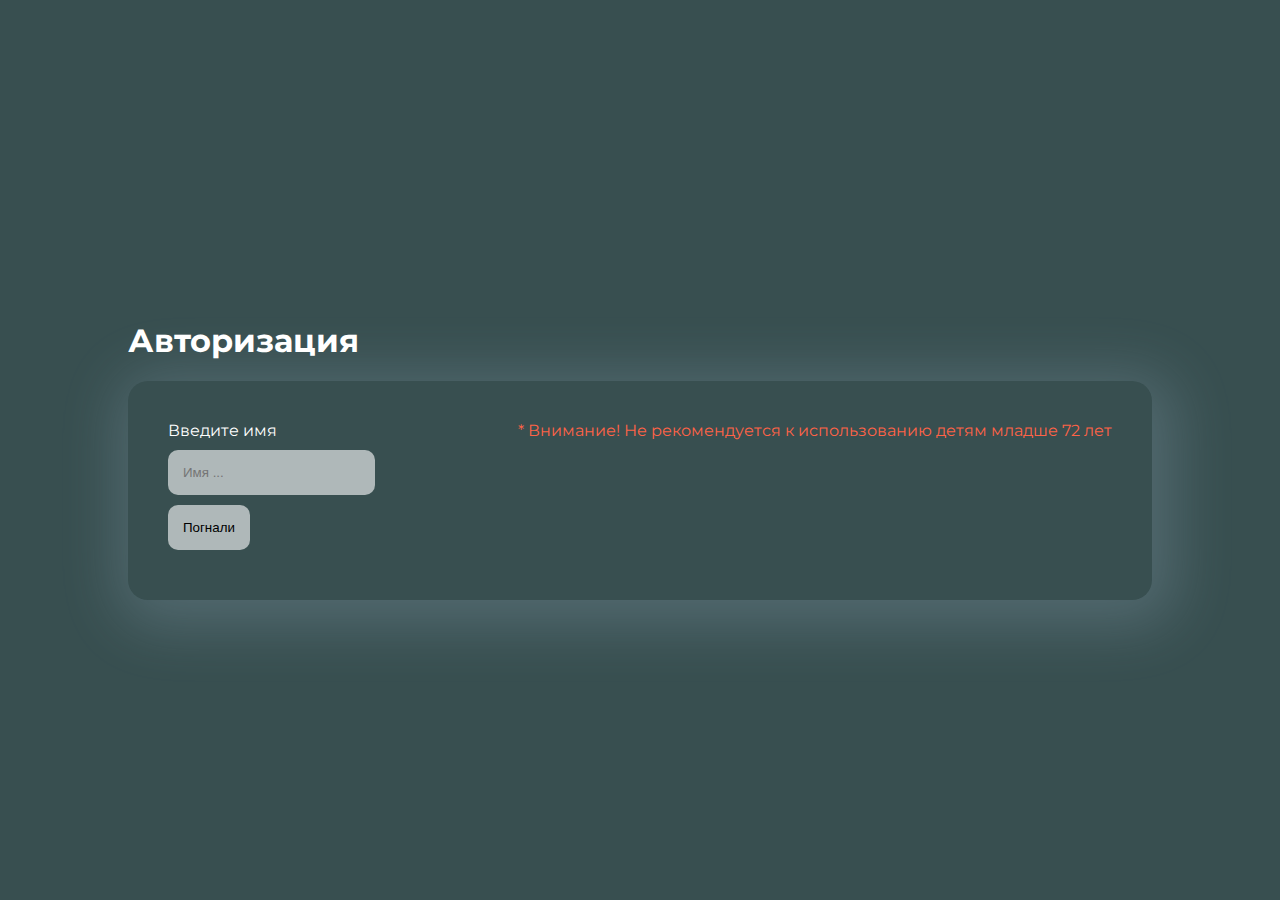
<file: index.html>
<!DOCTYPE html>
<html lang="en">
<head>
    <meta charset="UTF-8">
    <meta http-equiv="X-UA-Compatible" content="IE=edge">
    <meta name="viewport" content="width=device-width, initial-scale=1.0">
    <title>Главная</title>
    <link rel="preconnect" href="https://fonts.googleapis.com">
    <link rel="preconnect" href="https://fonts.gstatic.com" crossorigin>
    <link href="https://fonts.googleapis.com/css2?family=Montserrat:wght@100;400;600&display=swap" rel="stylesheet">
    <link rel="stylesheet" href="./common.css">
    <link rel="stylesheet" href="./style.css">
</head>
<body>
    <div class="main-wrapper">
        <main>
            <div class="top-container">
                <h1>Доступные игры</h1>
                <div class="user">
                    <div class="login">
                        Вы вошли как <span id="username">Миша</span></br>
                        <a href="./pages/rating/index.html"> К рейтингу -></a></br>
                        <a href="./pages/auth/index.html"> Выйти -></a>
                    </div>
                </div>
            </div>
            <div class="games-container">
                <a href="./pages/words/index.html" class="game-card">
                    <div class="game-card__img"><img src="./img/oneren_connect_pairs_of_words_game_79a2d12a-dce6-4994-baf1-0b2663c4c915.png" alt=""></div>
                    <div class="game-card__title">
                        <h2>Сопоставить слова</h2>
                    </div>
                </a>
                <a href="./pages/path/levels.html" class="game-card">
                    <div class="game-card__img"><img src="./img/oneren_find_path_game_0045b2f9-099d-4fe0-a00f-7c0bd3a041a1.png" alt=""></div>
                    <div class="game-card__title">
                        <h2>Найти путь</h2>
                    </div>
                </a>
                <a href="./pages/heaps/index.html" class="game-card">
                    <div class="game-card__img"><img src="./img/oneren_heaps_of_words_game_2229b1a5-1714-45d2-8af3-2c3f920eee3f.png" alt=""></div>
                    <div class="game-card__title">
                        <h2>Разложить по кучкам</h2>
                    </div>
                </a>
            </div>
        </main>
    </div>
    <script src='./main.js'></script>
</body>
</html>
</file>
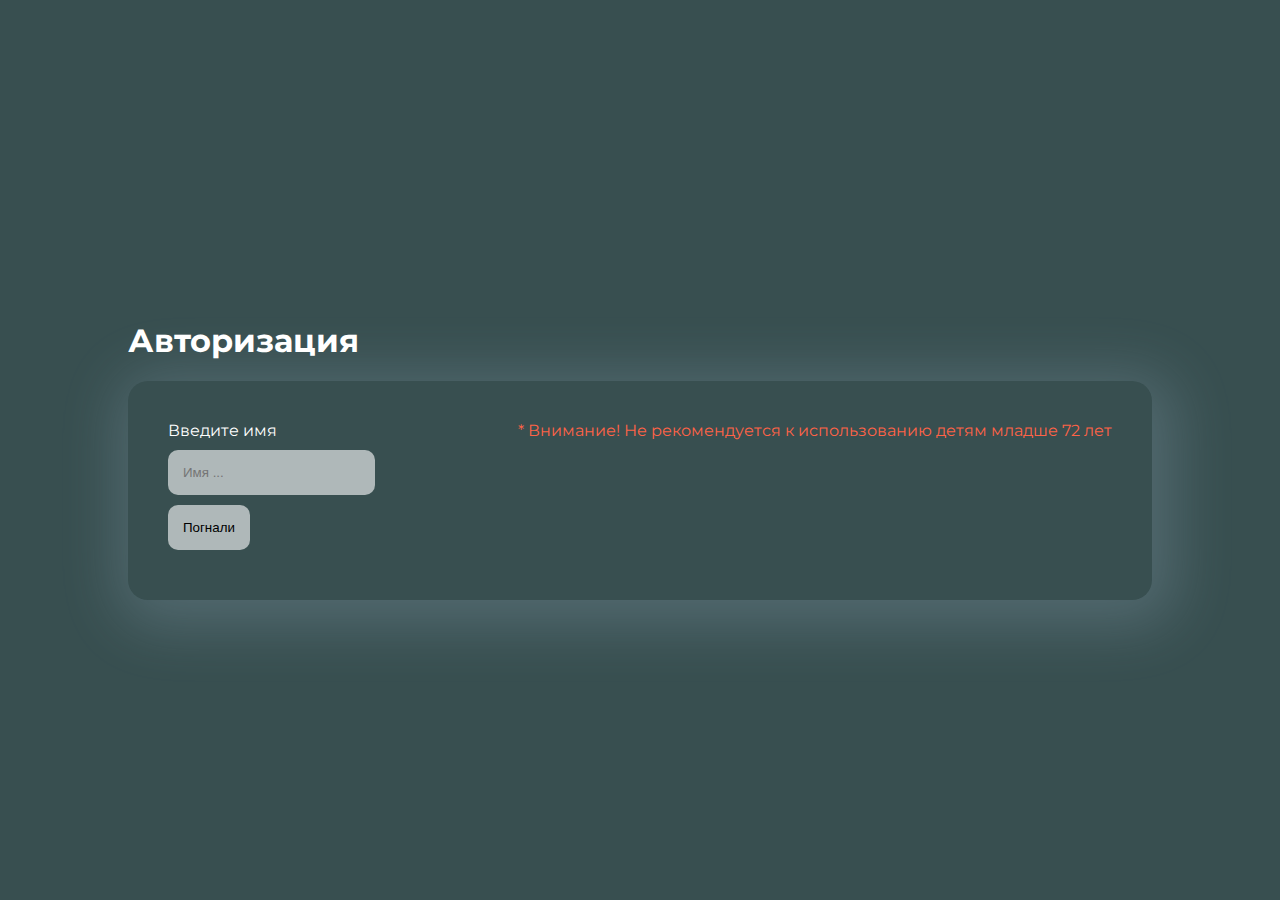
<file: pages/auth/index.html>
<!DOCTYPE html>
<html lang="en">
<head>
    <meta charset="UTF-8">
    <meta http-equiv="X-UA-Compatible" content="IE=edge">
    <meta name="viewport" content="width=device-width, initial-scale=1.0">
    <title>Авторизация</title>
    <link rel="preconnect" href="https://fonts.googleapis.com">
    <link rel="preconnect" href="https://fonts.gstatic.com" crossorigin>
    <link href="https://fonts.googleapis.com/css2?family=Montserrat:wght@100;400;600&display=swap" rel="stylesheet">
    <link rel="stylesheet" href="../../common.css">
    <link rel="stylesheet" href="./style.css">
</head>
<body>
    <div class="main-wrapper">
        <main>
            <div class="top-container">
                <h1>Авторизация</h1>
            </div>
            <div class="games-container">
                <form action="#">
                    <label for="name">Введите имя</label>
                    <input id="name" type="text" placeholder="Имя ...">
                    <input type="submit" value="Погнали">
                </form>
                <span class="warning">* Внимание! Не рекомендуется к использованию детям младше 72 лет</span>
            </div>
        </main>
    </div>
    <script src="./main.js"></script>
</body>
</html>
</file>
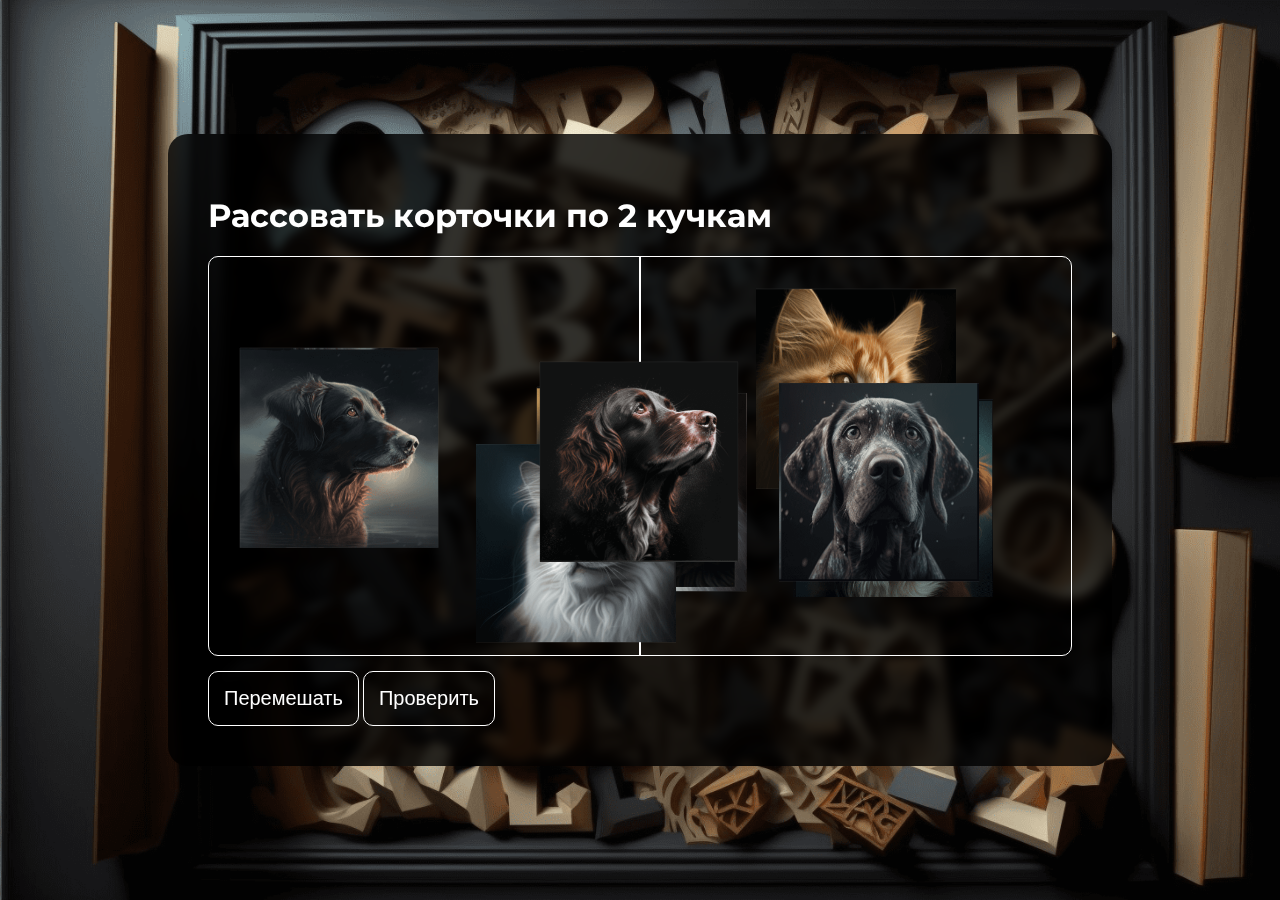
<file: pages/heaps/index.html>
<!DOCTYPE html>
<html lang="en">
<head>
    <meta charset="UTF-8">
    <meta http-equiv="X-UA-Compatible" content="IE=edge">
    <meta name="viewport" content="width=device-width, initial-scale=1.0">
    <title>Кучки ебать</title>
    <link rel="preconnect" href="https://fonts.googleapis.com">
    <link rel="preconnect" href="https://fonts.gstatic.com" crossorigin>
    <link href="https://fonts.googleapis.com/css2?family=Montserrat:wght@100;400;600&display=swap" rel="stylesheet">
    <link rel="stylesheet" href="../../common.css">
    <link rel="stylesheet" href="./style.css">
</head>
<body>

    <div class="game-wrapper game-wrapper_heaps">
        <div class="game-container">
            <h1>Рассовать корточки по 2 кучкам</h1>
            <main>
                <div class="field">
                    <div class="line"></div>

                    <img src="./img/1.png" alt="" class="card" data-type="dog">
                    <img src="./img/2.png" alt="" class="card" data-type="dog">
                    <img src="./img/3.png" alt="" class="card" data-type="dog">
                    <img src="./img/4.png" alt="" class="card" data-type="dog">
                    <img src="./img/5.png" alt="" class="card" data-type="cat">
                    <img src="./img/6.png" alt="" class="card" data-type="cat">
                    <img src="./img/7.png" alt="" class="card" data-type="cat">
                    <img src="./img/8.png" alt="" class="card" data-type="cat">
                </div>
                <button class="restart">Перемешать</button>
                <button class="check">Проверить</button>
            </main>
            <div class="hide game-overlay">
                <span class="game-overlay__text">Победа</span></br>
                <a class="game-overlay__link" href="../../index.html">На главную</a>
            </div>
        </div>
    </div>
    
    <script src="./main.js"></script>
</body>
</html>
</file>
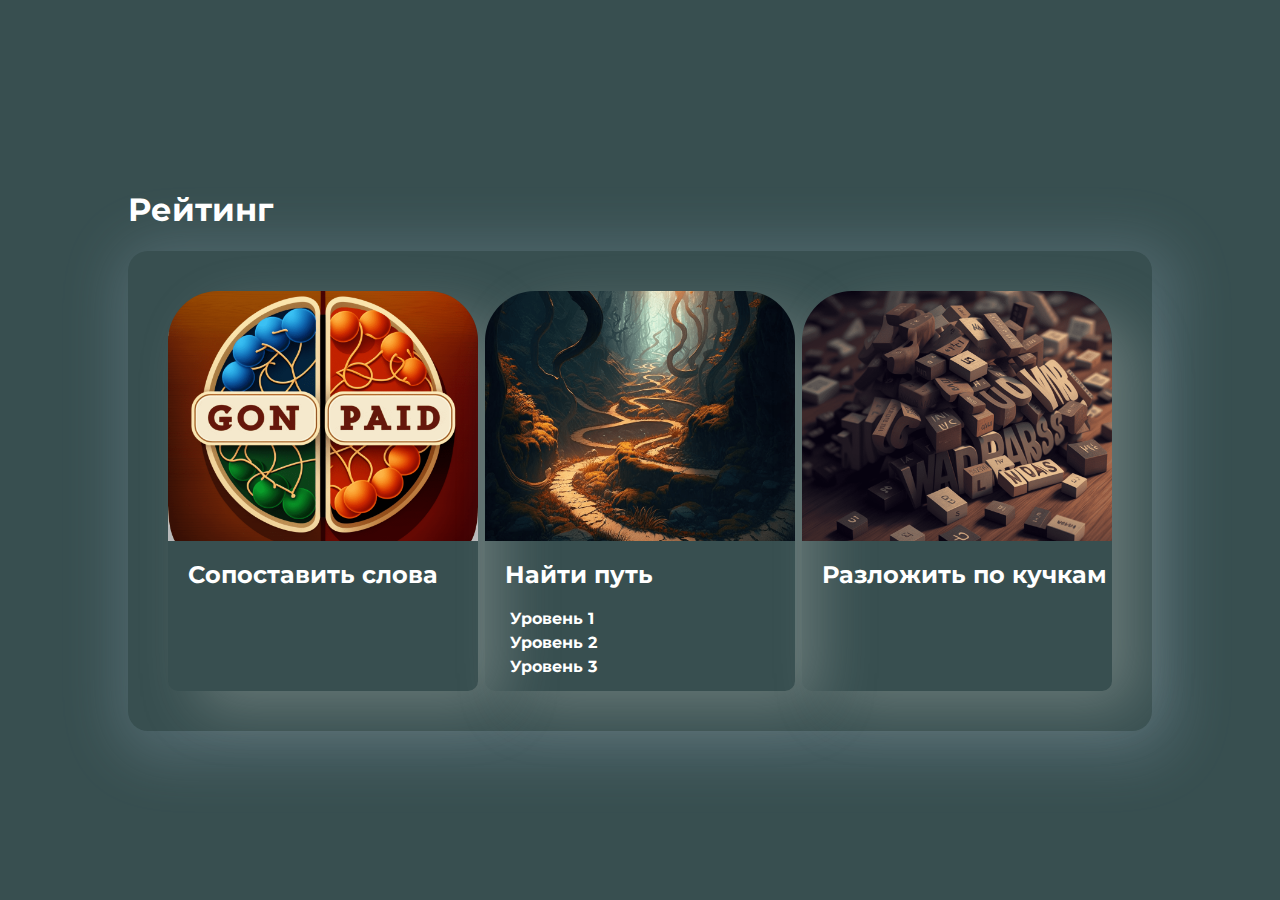
<file: pages/rating/index.html>
<!DOCTYPE html>
<html lang="en">
<head>
    <meta charset="UTF-8">
    <meta http-equiv="X-UA-Compatible" content="IE=edge">
    <meta name="viewport" content="width=device-width, initial-scale=1.0">
    <title>Главная</title>
    <link rel="preconnect" href="https://fonts.googleapis.com">
    <link rel="preconnect" href="https://fonts.gstatic.com" crossorigin>
    <link href="https://fonts.googleapis.com/css2?family=Montserrat:wght@100;400;600&display=swap" rel="stylesheet">
    <link rel="stylesheet" href="../../common.css">
    <link rel="stylesheet" href="./style.css">
</head>
<body>
    <div class="main-wrapper">
        <main>
            <div class="top-container">
                <h1>Рейтинг</h1>
            </div>
            <div class="games-container">
                <div href="./pages/words/index.html" class="game-card">
                    <div class="game-card__img"><img src="../../img/oneren_connect_pairs_of_words_game_79a2d12a-dce6-4994-baf1-0b2663c4c915.png" alt=""></div>
                    <div id="match" class="game-card__title">
                        <h2>Сопоставить слова</h2>
                    </div>
                </div>
                <div href="./pages/path/levels.html" class="game-card">
                    <div class="game-card__img"><img src="../../img/oneren_find_path_game_0045b2f9-099d-4fe0-a00f-7c0bd3a041a1.png" alt=""></div>
                    <div id="path" class="game-card__title">
                        <h2>Найти путь</h2>

                        <span id="path1"><strong>Уровень 1</strong></span>
                        <span id="path2"><strong>Уровень 2</strong></span>
                        <span id="path3"><strong>Уровень 3</strong></span>
                    </div>
                </div>
                <div href="./pages/heaps/index.html" class="game-card">
                    <div class="game-card__img"><img src="../../img/oneren_heaps_of_words_game_2229b1a5-1714-45d2-8af3-2c3f920eee3f.png" alt=""></div>
                    <div id="heaps"  class="game-card__title">
                        <h2>Разложить по кучкам</h2>
                    </div>
                </div>
            </div>
        </main>
    </div>
    <script src='./main.js'></script>
</body>
</html>
</file>
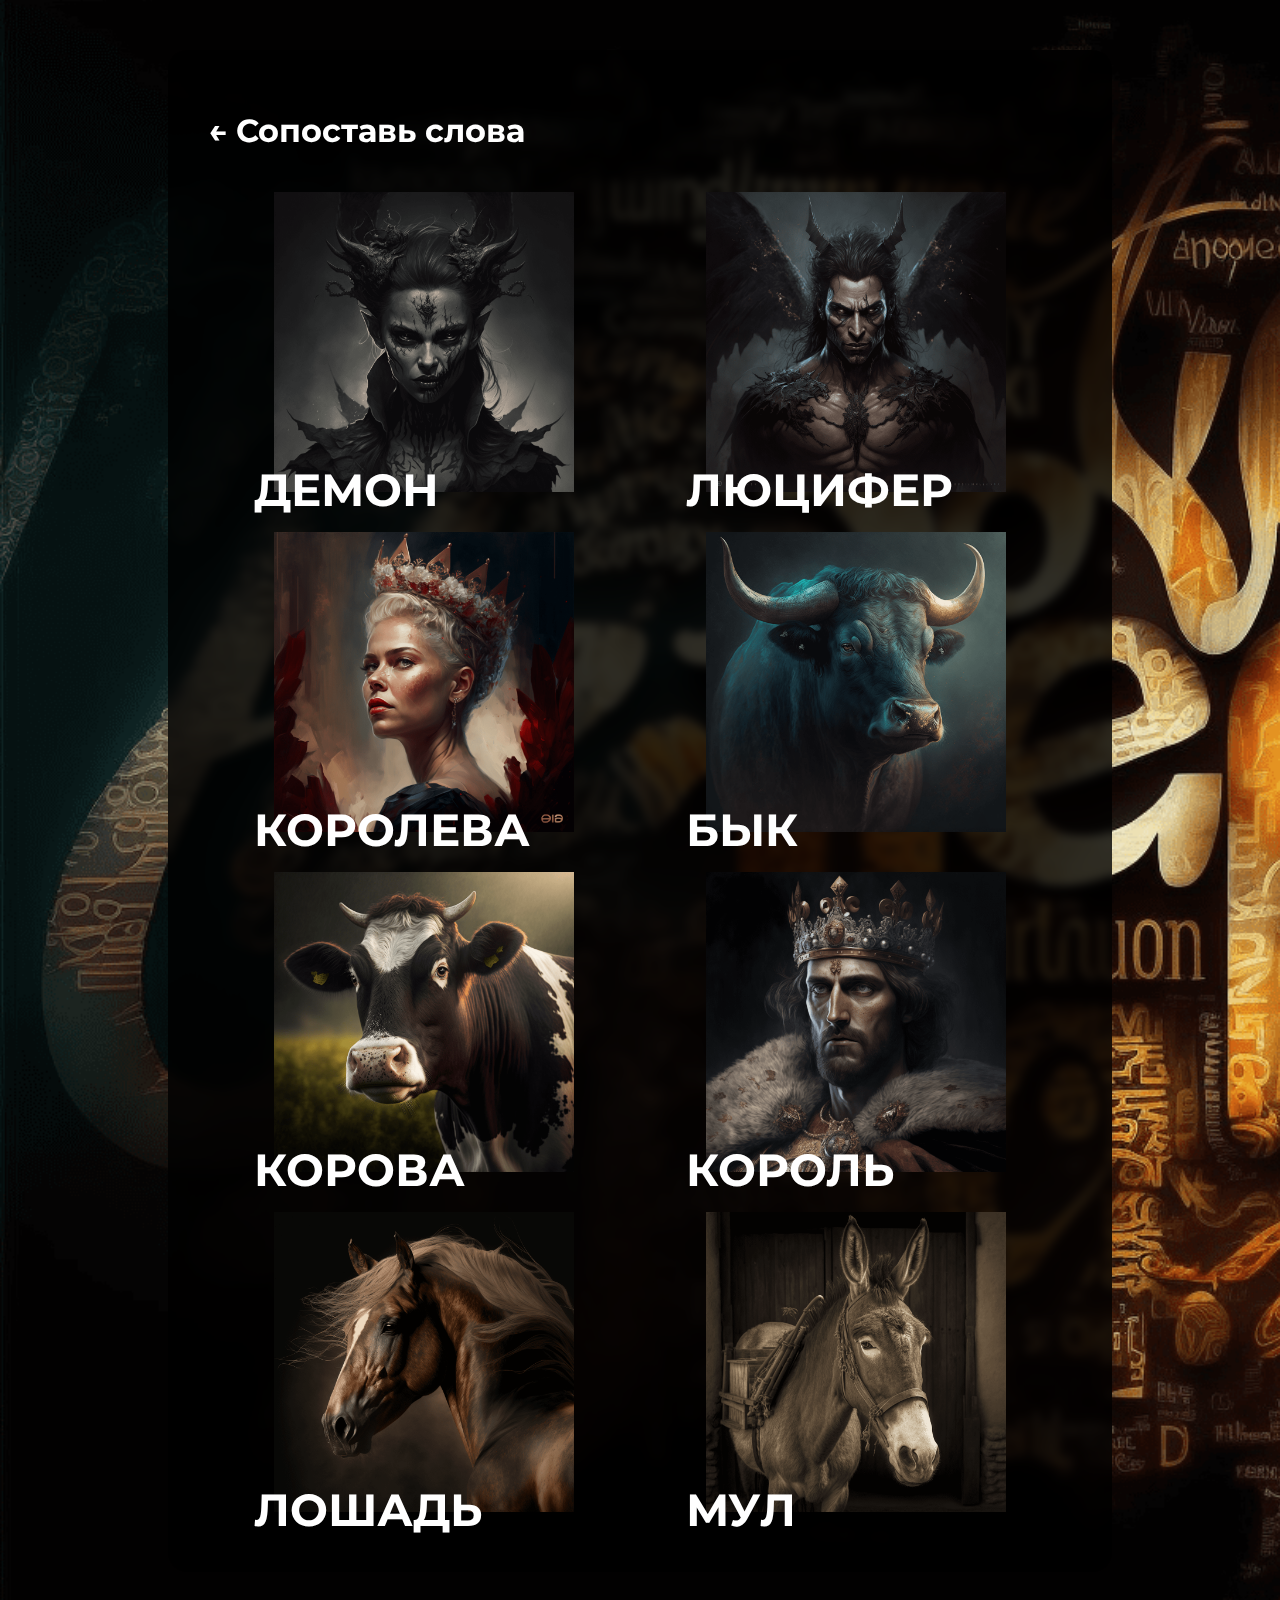
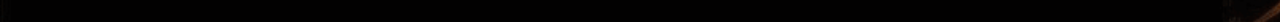
<file: pages/words/index.html>
<!DOCTYPE html>
<html lang="en">
<head>
    <meta charset="UTF-8">
    <meta http-equiv="X-UA-Compatible" content="IE=edge">
    <meta name="viewport" content="width=device-width, initial-scale=1.0">
    <title>Сопоставь слова</title>
    <link rel="preconnect" href="https://fonts.googleapis.com">
<link rel="preconnect" href="https://fonts.gstatic.com" crossorigin>
<link href="https://fonts.googleapis.com/css2?family=Montserrat:wght@100;400;600&display=swap" rel="stylesheet">
    <link rel="stylesheet" href="../../common.css">
    <link rel="stylesheet" href="./style.css">
</head>
<body>

    <div class="game-wrapper game-wrapper_words">
        <div class="game-container">
            <h1><a href="../../index.html">&larr;</a> Сопоставь слова</h1>
            <main></main>
            <div class="hide game-overlay">
                <span class="game-overlay__text">Победа</span></br>
                <a class="game-overlay__link" href="../../index.html">На главную</a>
            </div>
        </div>
    </div>
    
    <script src="./main.js"></script>
</body>
</html>
</file>
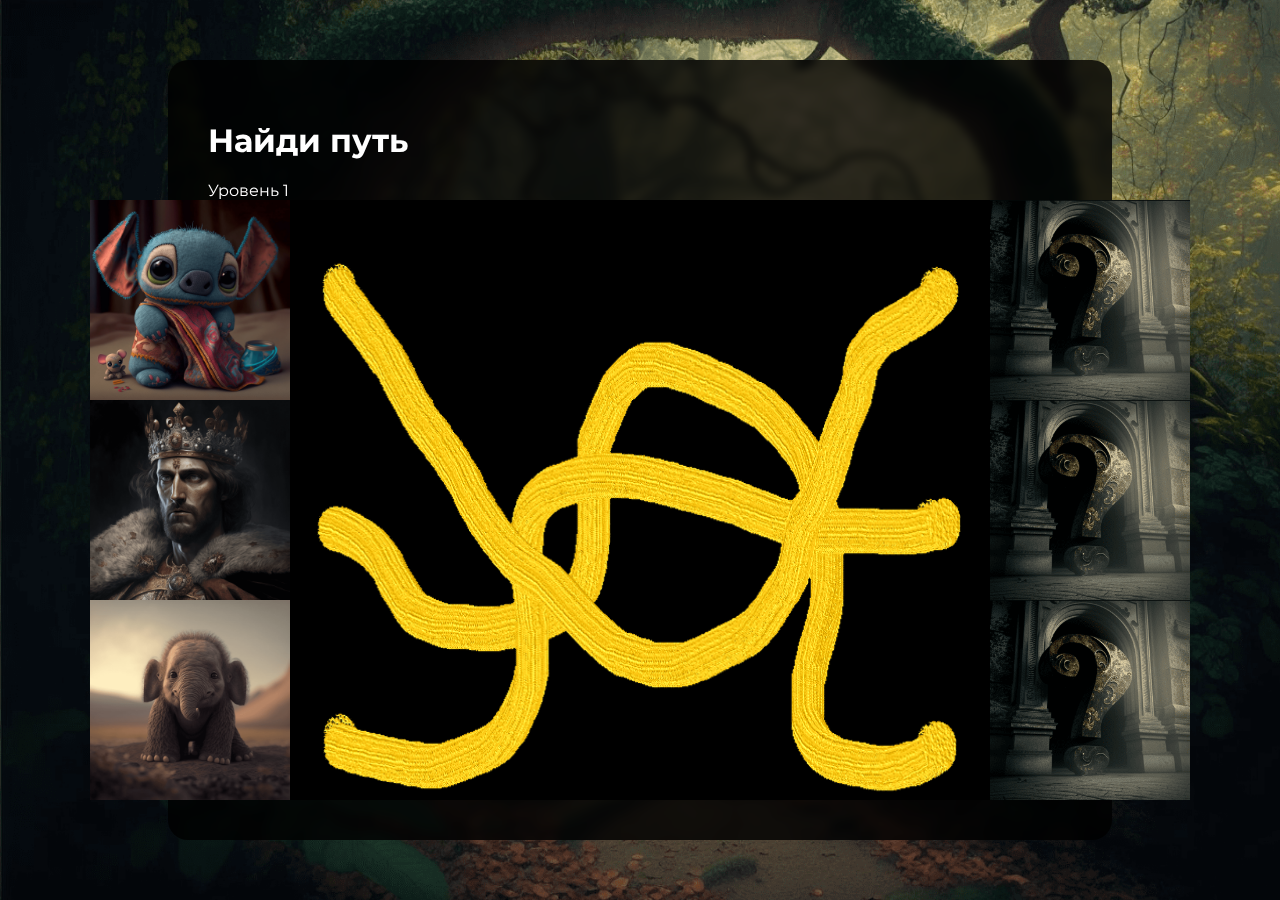
<file: pages/path/level1.html>
<!DOCTYPE html>
<html lang="en">
<head>
    <meta charset="UTF-8">
    <meta http-equiv="X-UA-Compatible" content="IE=edge">
    <meta name="viewport" content="width=device-width, initial-scale=1.0">
    <title>Сопоставь слова</title>
    <link rel="preconnect" href="https://fonts.googleapis.com">
<link rel="preconnect" href="https://fonts.gstatic.com" crossorigin>
<link href="https://fonts.googleapis.com/css2?family=Montserrat:wght@100;400;600&display=swap" rel="stylesheet">
    <link rel="stylesheet" href="../../common.css">
    <link rel="stylesheet" href="./style.css">
</head>
<body>

    <div class="game-wrapper game-wrapper_path">
        <div class="game-container">
            <h1>Найди путь</h1> Уровень 1
            <main data-config='{"0":0,"1":2,"2":1}' data-level="1">
                <div class="left-bar">
                    <img class="pic" src="./img/oneren_Baby_stitch_64d1502e-2bbc-4e7a-8448-5c5a3be6b23f.png" alt="">
                    <img class="pic" src="./img/oneren_european_king_af6f2c59-f70b-4ad1-ba28-8ae677c9882e.png" alt="">
                    <img class="pic" src="./img/oneren_baby_mammoth_52773f5a-3423-464c-a562-e67ca2ccc5fe.png" alt="">
                </div>
                <div class="path">
                    <img class="path-img" src="./img/p1.png" alt="">
                </div>
                <div class="right-bar">
                    <img class="pic" src="./img/question_mark.png" alt="">
                    <img class="pic" src="./img/question_mark.png" alt="">
                    <img class="pic" src="./img/question_mark.png" alt="">
                </div>
            </main>
            <div class="hide game-overlay">
                <span class="game-overlay__text">Победа</span></br>
                <a class="game-overlay__link" href="../../index.html">На главную</a>
            </div>
        </div>
    </div>
    
    <script src="./main.js"></script>
</body>
</html>
</file>
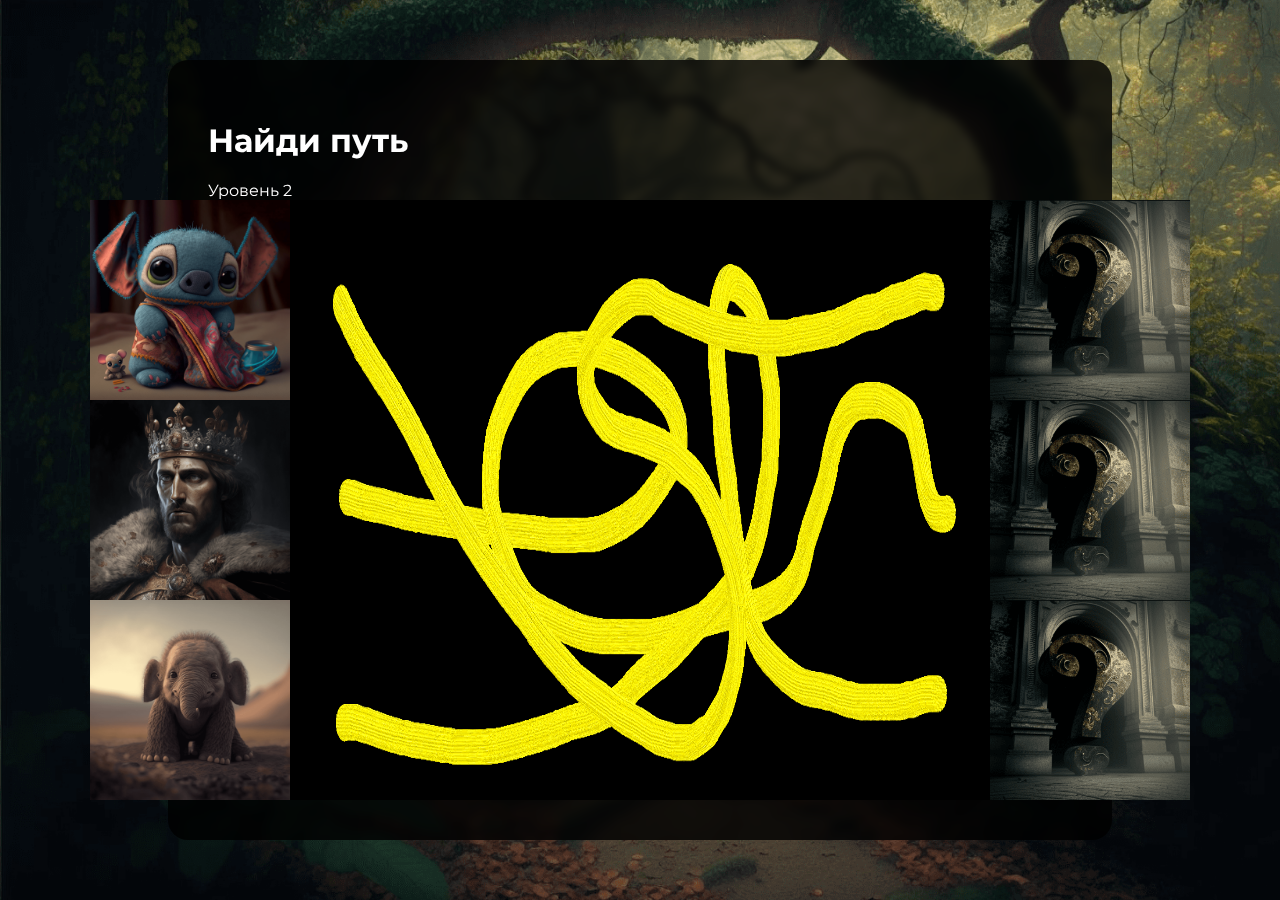
<file: pages/path/level2.html>
<!DOCTYPE html>
<html lang="en">
<head>
    <meta charset="UTF-8">
    <meta http-equiv="X-UA-Compatible" content="IE=edge">
    <meta name="viewport" content="width=device-width, initial-scale=1.0">
    <title>Сопоставь слова</title>
    <link rel="preconnect" href="https://fonts.googleapis.com">
<link rel="preconnect" href="https://fonts.gstatic.com" crossorigin>
<link href="https://fonts.googleapis.com/css2?family=Montserrat:wght@100;400;600&display=swap" rel="stylesheet">
    <link rel="stylesheet" href="../../common.css">
    <link rel="stylesheet" href="./style.css">
</head>
<body>

    <div class="game-wrapper game-wrapper_path">
        <div class="game-container">
            <h1>Найди путь</h1> Уровень 2
            <main data-config='{"0":0,"1":1,"2":2}' data-level="1">
                <div class="left-bar">
                    <img class="pic" src="./img/oneren_Baby_stitch_64d1502e-2bbc-4e7a-8448-5c5a3be6b23f.png" alt="">
                    <img class="pic" src="./img/oneren_european_king_af6f2c59-f70b-4ad1-ba28-8ae677c9882e.png" alt="">
                    <img class="pic" src="./img/oneren_baby_mammoth_52773f5a-3423-464c-a562-e67ca2ccc5fe.png" alt="">
                </div>
                <div class="path">
                    <img class="path-img" src="./img/p2.png" alt="">
                </div>
                <div class="right-bar">
                    <img class="pic" src="./img/question_mark.png" alt="">
                    <img class="pic" src="./img/question_mark.png" alt="">
                    <img class="pic" src="./img/question_mark.png" alt="">
                </div>
            </main>
            <div class="hide game-overlay">
                <span class="game-overlay__text">Победа</span></br>
                <a class="game-overlay__link" href="../../index.html">На главную</a>
            </div>
        </div>
    </div>
    
    <script src="./main.js"></script>
</body>
</html>
</file>
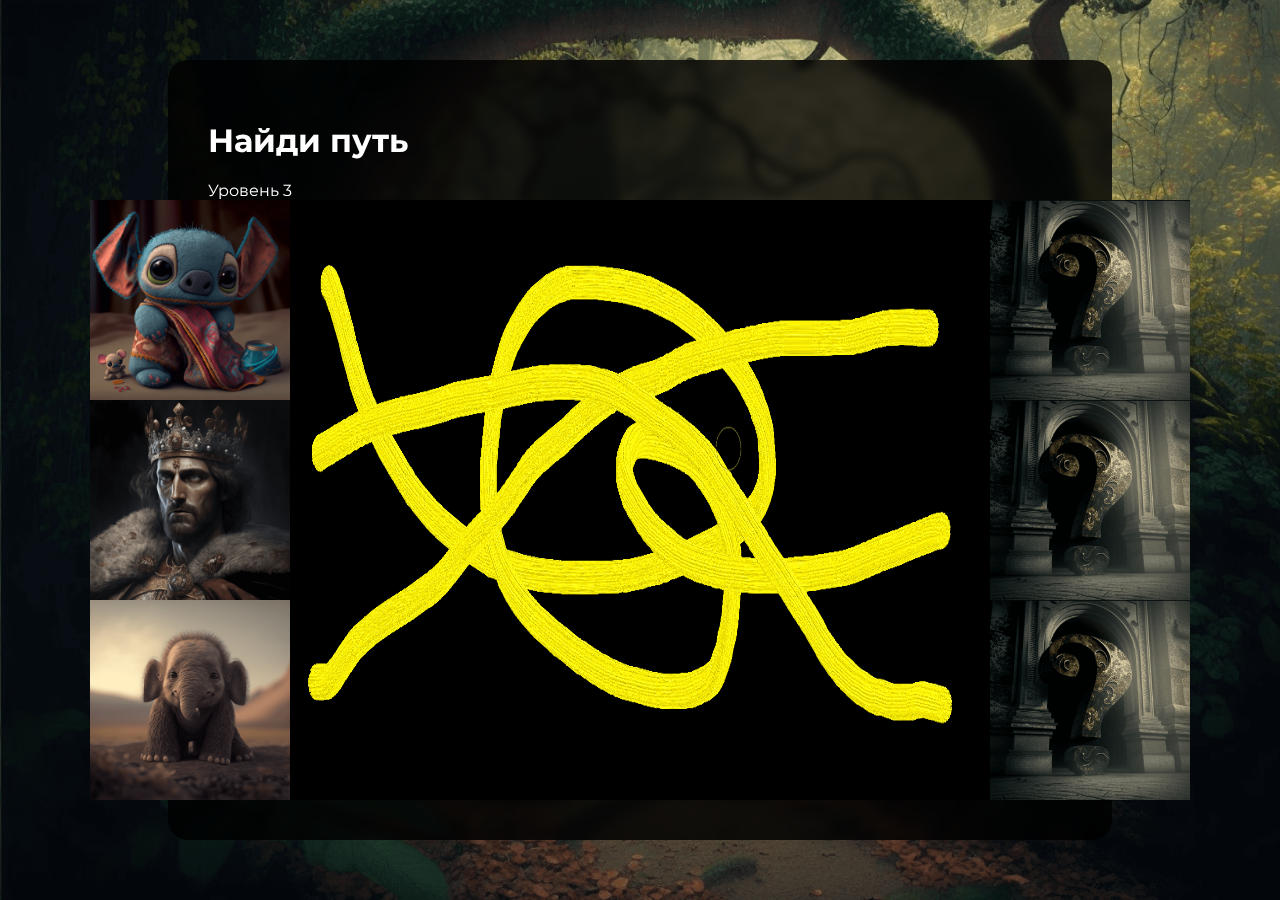
<file: pages/path/level3.html>
<!DOCTYPE html>
<html lang="en">
<head>
    <meta charset="UTF-8">
    <meta http-equiv="X-UA-Compatible" content="IE=edge">
    <meta name="viewport" content="width=device-width, initial-scale=1.0">
    <title>Сопоставь слова</title>
    <link rel="preconnect" href="https://fonts.googleapis.com">
<link rel="preconnect" href="https://fonts.gstatic.com" crossorigin>
<link href="https://fonts.googleapis.com/css2?family=Montserrat:wght@100;400;600&display=swap" rel="stylesheet">
    <link rel="stylesheet" href="../../common.css">
    <link rel="stylesheet" href="./style.css">
</head>
<body>

    <div class="game-wrapper game-wrapper_path">
        <div class="game-container">
            <h1>Найди путь</h1> Уровень 3
            <main data-config='{"0":1,"1":2,"2":0}' data-level="1">
                <div class="left-bar">
                    <img class="pic" src="./img/oneren_Baby_stitch_64d1502e-2bbc-4e7a-8448-5c5a3be6b23f.png" alt="">
                    <img class="pic" src="./img/oneren_european_king_af6f2c59-f70b-4ad1-ba28-8ae677c9882e.png" alt="">
                    <img class="pic" src="./img/oneren_baby_mammoth_52773f5a-3423-464c-a562-e67ca2ccc5fe.png" alt="">
                </div>
                <div class="path">
                    <img class="path-img" src="./img/p3.png" alt="">
                </div>
                <div class="right-bar">
                    <img class="pic" src="./img/question_mark.png" alt="">
                    <img class="pic" src="./img/question_mark.png" alt="">
                    <img class="pic" src="./img/question_mark.png" alt="">
                </div>
            </main>
            <div class="hide game-overlay">
                <span class="game-overlay__text">Победа</span></br>
                <a class="game-overlay__link" href="../../index.html">На главную</a>
            </div>
        </div>
    </div>
    
    <script src="./main.js"></script>
</body>
</html>
</file>
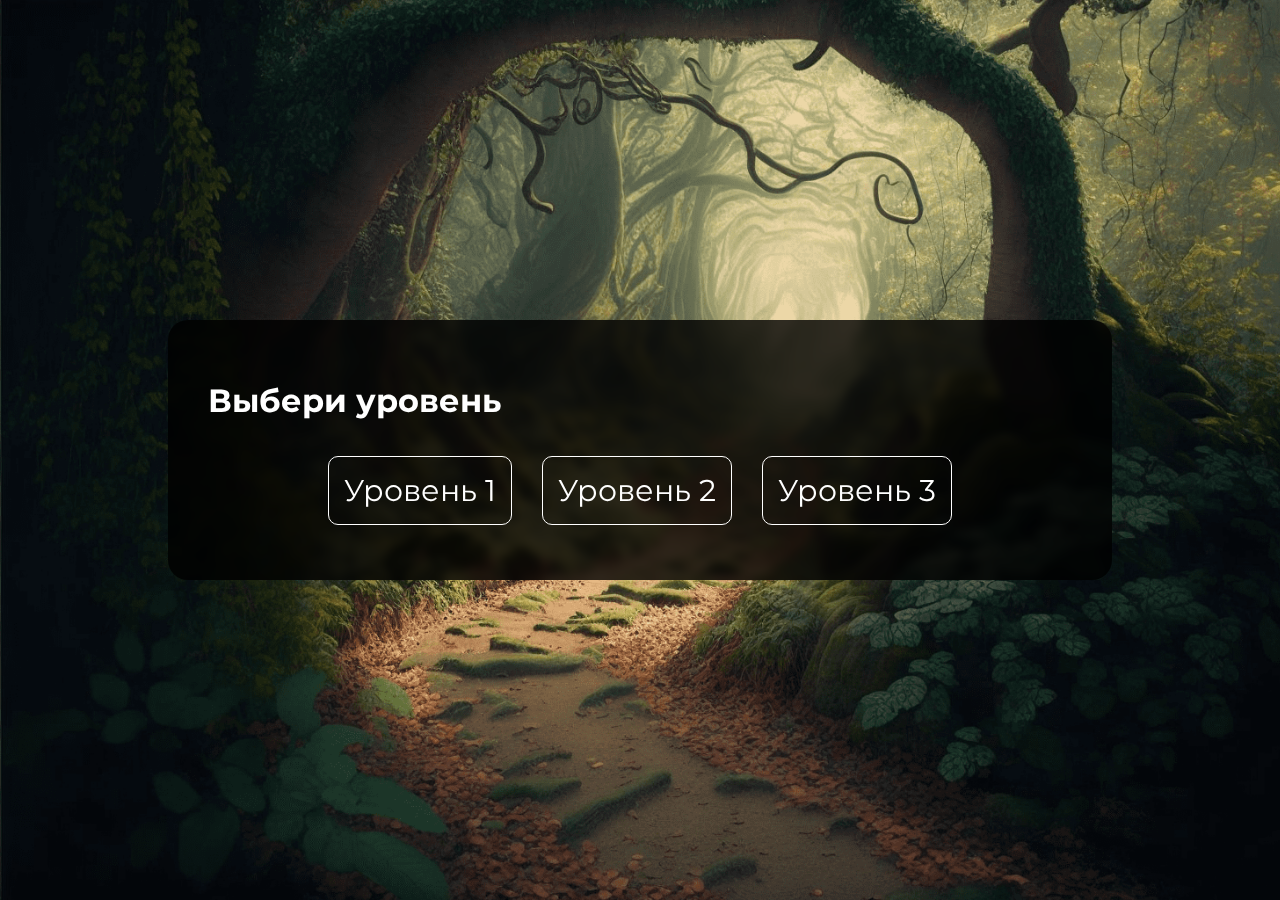
<file: pages/path/levels.html>
<!DOCTYPE html>
<html lang="en">
<head>
    <meta charset="UTF-8">
    <meta http-equiv="X-UA-Compatible" content="IE=edge">
    <meta name="viewport" content="width=device-width, initial-scale=1.0">
    <title>Сопоставь слова</title>
    <link rel="preconnect" href="https://fonts.googleapis.com">
<link rel="preconnect" href="https://fonts.gstatic.com" crossorigin>
<link href="https://fonts.googleapis.com/css2?family=Montserrat:wght@100;400;600&display=swap" rel="stylesheet">
    <link rel="stylesheet" href="../../common.css">
    <link rel="stylesheet" href="./style.css">
</head>
<body>

    <div class="game-wrapper game-wrapper_path">
        <div class="game-container">
            <h1>Выбери уровень</h1>
            <main>
                <a href="./level1.html" class="level">Уровень 1</a>
                <a href="./level2.html" class="level">Уровень 2</a>
                <a href="./level3.html" class="level">Уровень 3</a>
            </main>
        </div>
    </div>
    
    <script src="./main.js"></script>
</body>
</html>
</file>
<file: common.css>
* {
    box-sizing: border-box;
}

body {
    margin: 0;
    padding: 0;

    font-family: 'Montserrat', sans-serif;
    background-color: #384F50;
    color: white
}

a {
    text-decoration: none;
    color: white;
}

.game-wrapper {
    width: 100%;
    min-height: 100vh;
    padding: 50px;

    display: flex;
    align-items: center;
    justify-content: center;
}

.game-container {
    width: 80%;
 
    border-radius: 20px;
    padding: 40px;

    backdrop-filter: blur(5px);
    background-color: rgba(0, 0, 0, 0.8);

    color: white;

    position: relative;
}

.game-overlay {
    position: absolute;
    left: 0;
    top: 0;

    border-radius: 20px;

    width: 100%;
    height: 100%;

    backdrop-filter: blur(20px);

    display: flex;
    align-items: center;
    justify-content: center;
    flex-direction: column;

    z-index: 99999
}

.game-overlay.game-overlay__win {
    background-color: rgba(0, 255, 0, 0.1);
}

.game-overlay.game-overlay__fail {
    background-color: rgba(255, 0, 0, 0.1);
}

.game-overlay__text {
    font-size: 100px;
    font-weight: 900;
    text-transform: uppercase;
}

.game-overlay__link {
    font-size: 30px;

    padding: 15px;
    border: 1px solid white;
    border-radius: 10px;
}

.hide {
    display: none;
}
</file>
<file: style.css>
.main-wrapper {
    width: 100%;
    min-height: 100vh;

    display: flex;
    align-items: center;
    justify-content: center;
}

main {
    width: 80%;
}

.top-container {
    display: flex;
    justify-content: space-between;
    align-items: center;
}

.login {
    text-align: right;
}

.login > span {
    font-size: 24px;
}

.games-container {
    display: flex;
    justify-content: space-between;

    border-radius: 20px;
    padding: 40px;

    -webkit-box-shadow: 7px 9px 59px 17px rgba(184, 212, 233, 0.2);
    -moz-box-shadow: 7px 9px 59px 17px rgba(184, 212, 233, 0.2);
    box-shadow: 7px 9px 59px 17px rgba(184, 212, 233, 0.2);
}

.game-card {
    transition: 0.5s;
    overflow: hidden;
    border-radius: 50px 50px 10px 10px ;

    -webkit-box-shadow: 27px 20px 59px -4px rgba(245, 244, 237, 0.26);
    -moz-box-shadow: 27px 20px 59px -4px rgba(245, 244, 237, 0.26);
    box-shadow: 27px 20px 59px -4px rgba(245, 244, 237, 0.26);
}

.game-card:hover {
    transition: 0.5s;
    transform: scale(1.03, 1.03);
}

.game-card__img {
    width: 310px;
    height: 250px;
    
}

.game-card__img > img {
    /* width: 250px; */
    width: inherit;
    height: inherit;
    object-fit: cover;
}

.game-card__title {
    padding-left: 20px;
}
</file>
<file: pages/auth/style.css>
.main-wrapper {
    width: 100%;
    min-height: 100vh;

    display: flex;
    align-items: center;
    justify-content: center;
}

main {
    width: 80%;
}

.top-container {
    display: flex;
    justify-content: space-between;
    align-items: center;
}

.games-container {
    display: flex;
    justify-content: space-between;

    border-radius: 20px;
    padding: 40px;

    -webkit-box-shadow: 7px 9px 59px 17px rgba(184, 212, 233, 0.2);
    -moz-box-shadow: 7px 9px 59px 17px rgba(184, 212, 233, 0.2);
    box-shadow: 7px 9px 59px 17px rgba(184, 212, 233, 0.2);
}


input {
    display: block;
    
    padding: 15px;
    margin: 10px 0;

    border: none;
    border-radius: 10px;
    background-color: rgba(255, 255, 255, 0.6);
}

.warning {
    color: tomato;
}
</file>
<file: pages/heaps/style.css>
.game-wrapper_heaps {
    background-image: url("./img/oneren_the_letters_are_scattered_all_over_the_frame_b3b6b79c-0869-4964-8312-4d6a04fcc529.png");
    background-size: cover;
}

.field {
    width: 100%;
    height: 400px;

    border: 1px solid white;
    border-radius: 10px;

    display: flex;
    justify-content: center;

    position: relative
}

.line {
    width: 2px;
    height: 100%;
    background-color: #fff;
}

.card {
    width: 200px;
    height: 200px;
    object-fit: contain;

    position: absolute;
    cursor: pointer; 
    will-change: filter; 
    filter: drop-shadow(rgb(120, 120, 120) 0px 0px 0px); 

    z-index: 50000;
}

.invisible {
    visibility: hidden;
}

button {
    font-size: 20px;

    padding: 15px;
    margin-top: 15px;
    border: 1px solid white;
    border-radius: 10px;
    background-color: rgba(0, 0, 0, 0.2);

    color: white;
    cursor: pointer
}
</file>
<file: pages/rating/style.css>
.main-wrapper {
    width: 100%;
    min-height: 100vh;

    display: flex;
    align-items: center;
    justify-content: center;
}

main {
    width: 80%;
}

.top-container {
    display: flex;
    justify-content: space-between;
    align-items: center;
}

.login {
    text-align: right;
}

.login > span {
    font-size: 24px;
}

.games-container {
    display: flex;
    justify-content: space-between;

    border-radius: 20px;
    padding: 40px;

    -webkit-box-shadow: 7px 9px 59px 17px rgba(184, 212, 233, 0.2);
    -moz-box-shadow: 7px 9px 59px 17px rgba(184, 212, 233, 0.2);
    box-shadow: 7px 9px 59px 17px rgba(184, 212, 233, 0.2);
}

.game-card {
    transition: 0.5s;
    overflow: hidden;
    border-radius: 50px 50px 10px 10px ;

    padding-bottom: 10px;

    -webkit-box-shadow: 27px 20px 59px -4px rgba(245, 244, 237, 0.26);
    -moz-box-shadow: 27px 20px 59px -4px rgba(245, 244, 237, 0.26);
    box-shadow: 27px 20px 59px -4px rgba(245, 244, 237, 0.26);
}

.game-card__img {
    width: 310px;
    height: 250px;
    
}

.game-card__img > img {
    /* width: 250px; */
    width: inherit;
    height: inherit;
    object-fit: cover;
}

.game-card__title {
    padding-left: 20px;
}

span {
    display: block;
    margin: 5px;
}
</file>
<file: pages/words/style.css>
.game-wrapper_words {
    background: url("./img/oneren_abstrart_words_background_f27c1ec7-a787-436f-b34b-3aa8cf86633c.png");
    background-size: cover
}

a {
    color: white;
}

main {
    min-height: 500px;

    display: flex;
    justify-content: space-around;
    flex-wrap: wrap;

    color: white
}

.word {
    padding: 10px;
    margin: 20px;

    transition: 0.1s;

    background-size: cover;
    background-image: url("./img/oneren_dark_female_demon_c997b3d8-519a-4e38-9626-d2d32b4ba97a.png");

    width: 300px;
    height: 300px;

    display: flex;
    align-items: center;
    justify-content: center;

    position: relative;
}

.word > span {
    text-transform: uppercase;
    font-weight: bold;
    font-size: 45px;

    position: absolute;
    left: -20px;
    bottom: -25px
}
</file>
<file: pages/path/style.css>
.game-wrapper_path {
    background-image: url("./img/oneren_path_in_magic_forest_fb043e69-587a-422a-9a3b-3dbbbf036a82.png");
    background-size: cover;
}

.pic {
    width: 200px;
    height: 200px;
    object-fit: cover;
}

.path-img {
    width: 700px;
    height: 600px;
}

main {
    display: flex;
    justify-content: center;
}

.right-bar,
.left-bar,
.path {
    display: flex;
    flex-direction: column;
}

.level {
    font-size: 30px;

    padding: 15px;
    margin: 15px;
    border: 1px solid white;
    border-radius: 10px;
}
</file>
